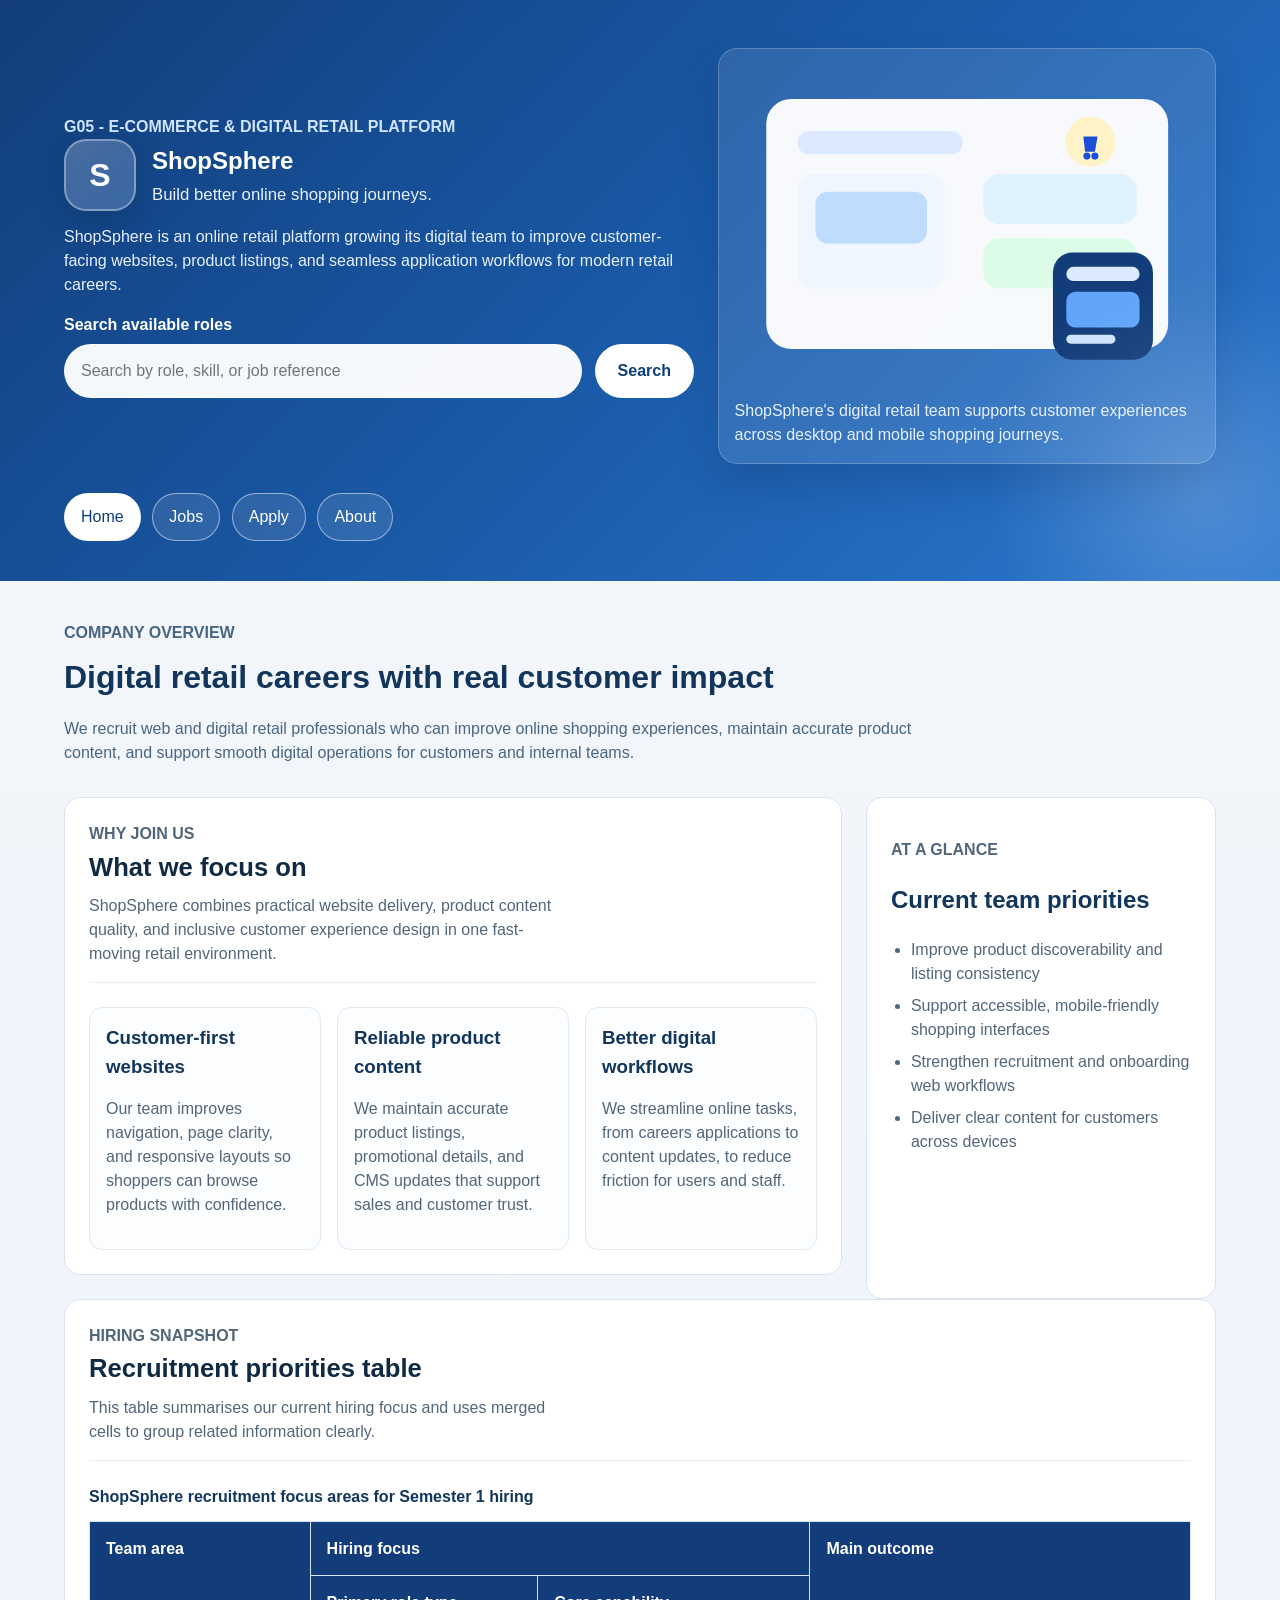
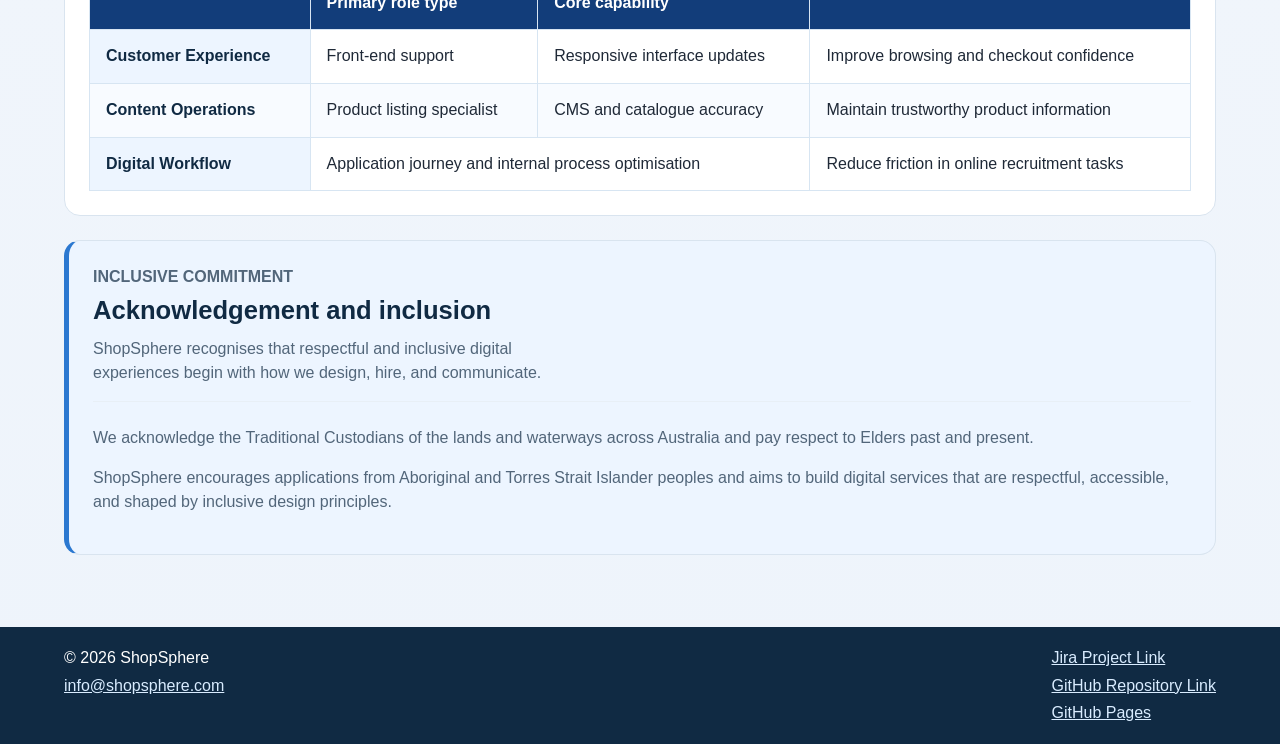
<file: index.html>
<!DOCTYPE html>
<html lang="en">
<head>
    <meta charset="utf-8">
    <meta name="description" content="Home page for ShopSphere, a G05 e-commerce and digital retail recruitment website.">
    <meta name="keywords" content="home, e-commerce, digital retail, careers, recruitment">
    <meta name="author" content="CodeCrafters">
    <meta name="viewport" content="width=device-width, initial-scale=1.0">
    <title>Home | ShopSphere</title>
    <link rel="stylesheet" href="styles.css">

    <style>
        .home-search {
            margin-top: 1rem;
        }
    </style>
</head>
<body>

<header class="site-header home-header">
    <div class="container">
        <section class="home-hero">
            <div class="hero-copy">
                <p class="eyebrow">G05 - E-Commerce &amp; Digital Retail Platform</p>
                <div class="brand-row">
                    <div class="brand-logo" aria-hidden="true">S</div>
                    <div>
                        <h1>ShopSphere</h1>
                        <p class="hero-slogan">Build better online shopping journeys.</p>
                    </div>
                </div>
                <p class="hero-summary" style="max-width: 54rem;">
                    ShopSphere is an online retail platform growing its digital team to improve customer-facing websites, product listings, and seamless application workflows for modern retail careers.
                </p>

                <form class="home-search" action="jobs.html" method="get" aria-label="Search for jobs">
                    <label class="search-label" for="job-search">Search available roles</label>
                    <div class="search-row">
                        <input type="search" id="job-search" name="search" placeholder="Search by role, skill, or job reference">
                        <button type="submit">Search</button>
                    </div>
                </form>
            </div>

            <figure class="hero-illustration">
                <svg class="hero-graphic" viewBox="0 0 520 360" role="img" aria-labelledby="home-graphic-title home-graphic-desc">
                    <title id="home-graphic-title">Illustration of a digital retail dashboard</title>
                    <desc id="home-graphic-desc">A stylised e-commerce dashboard showing product cards, analytics, and a mobile shopping interface.</desc>
                    <rect x="35" y="38" width="450" height="280" rx="28" fill="#ffffff" opacity="0.96" />
                    <rect x="70" y="74" width="185" height="26" rx="13" fill="#dbeafe" />
                    <rect x="70" y="122" width="165" height="128" rx="18" fill="#eff6ff" />
                    <rect x="90" y="142" width="125" height="58" rx="14" fill="#bfdbfe" />
                    <rect x="278" y="122" width="172" height="56" rx="18" fill="#e0f2fe" />
                    <rect x="278" y="194" width="172" height="56" rx="18" fill="#dcfce7" />
                    <circle cx="398" cy="86" r="28" fill="#fef3c7" />
                    <path d="M390 80h16l-3 17h-11z" fill="#1d4ed8" />
                    <circle cx="394" cy="102" r="4" fill="#1d4ed8" />
                    <circle cx="403" cy="102" r="4" fill="#1d4ed8" />
                    <rect x="356" y="210" width="112" height="120" rx="22" fill="#123d7a" />
                    <rect x="371" y="226" width="82" height="16" rx="8" fill="#dbeafe" />
                    <rect x="371" y="254" width="82" height="40" rx="10" fill="#60a5fa" />
                    <rect x="371" y="302" width="55" height="10" rx="5" fill="#cfe4ff" />
                </svg>
                <figcaption>ShopSphere's digital retail team supports customer experiences across desktop and mobile shopping journeys.</figcaption>
            </figure>
        </section>

        <nav class="site-nav" aria-label="Main navigation">
            <ul>
                <li><a href="index.html" class="current-page" aria-current="page">Home</a></li>
                <li><a href="jobs.html">Jobs</a></li>
                <li><a href="apply.html">Apply</a></li>
                <li><a href="about.html">About</a></li>
            </ul>
        </nav>
    </div>
</header>

<main id="main-content" class="container page-main">
    <section class="page-intro">
        <p class="section-tag">Company Overview</p>
        <h2>Digital retail careers with real customer impact</h2>
        <p>
            We recruit web and digital retail professionals who can improve online shopping experiences, maintain accurate product content, and support smooth digital operations for customers and internal teams.
        </p>
    </section>

    <section class="home-grid">
        <article class="content-card">
            <header class="card-header">
                <div>
                    <p class="card-tag">Why Join Us</p>
                    <h2>What we focus on</h2>
                    <p class="card-summary">
                        ShopSphere combines practical website delivery, product content quality, and inclusive customer experience design in one fast-moving retail environment.
                    </p>
                </div>
            </header>

            <div class="info-grid">
                <section class="info-panel">
                    <h3>Customer-first websites</h3>
                    <p>
                        Our team improves navigation, page clarity, and responsive layouts so shoppers can browse products with confidence.
                    </p>
                </section>

                <section class="info-panel">
                    <h3>Reliable product content</h3>
                    <p>
                        We maintain accurate product listings, promotional details, and CMS updates that support sales and customer trust.
                    </p>
                </section>

                <section class="info-panel">
                    <h3>Better digital workflows</h3>
                    <p>
                        We streamline online tasks, from careers applications to content updates, to reduce friction for users and staff.
                    </p>
                </section>
            </div>
        </article>

        <aside class="sidebar-card home-highlight">
            <p class="section-tag">At A Glance</p>
            <h2>Current team priorities</h2>
            <ul>
                <li>Improve product discoverability and listing consistency</li>
                <li>Support accessible, mobile-friendly shopping interfaces</li>
                <li>Strengthen recruitment and onboarding web workflows</li>
                <li>Deliver clear content for customers across devices</li>
            </ul>
        </aside>
    </section>

    <section class="content-card">
        <header class="card-header">
            <div>
                <p class="card-tag">Hiring Snapshot</p>
                <h2>Recruitment priorities table</h2>
                <p class="card-summary">
                    This table summarises our current hiring focus and uses merged cells to group related information clearly.
                </p>
            </div>
        </header>

        <div class="table-wrap">
            <table class="home-table">
                <caption>ShopSphere recruitment focus areas for Semester 1 hiring</caption>
                <thead>
                <tr>
                    <th scope="col" rowspan="2">Team area</th>
                    <th scope="col" colspan="2">Hiring focus</th>
                    <th scope="col" rowspan="2">Main outcome</th>
                </tr>
                <tr>
                    <th scope="col">Primary role type</th>
                    <th scope="col">Core capability</th>
                </tr>
                </thead>
                <tbody>
                <tr>
                    <th scope="row">Customer Experience</th>
                    <td>Front-end support</td>
                    <td>Responsive interface updates</td>
                    <td>Improve browsing and checkout confidence</td>
                </tr>
                <tr>
                    <th scope="row">Content Operations</th>
                    <td>Product listing specialist</td>
                    <td>CMS and catalogue accuracy</td>
                    <td>Maintain trustworthy product information</td>
                </tr>
                <tr>
                    <th scope="row">Digital Workflow</th>
                    <td colspan="2">Application journey and internal process optimisation</td>
                    <td>Reduce friction in online recruitment tasks</td>
                </tr>
                </tbody>
            </table>
        </div>
    </section>

    <section class="content-card acknowledgement-box">
        <header class="card-header">
            <div>
                <p class="card-tag">Inclusive Commitment</p>
                <h2>Acknowledgement and inclusion</h2>
                <p class="card-summary">
                    ShopSphere recognises that respectful and inclusive digital experiences begin with how we design, hire, and communicate.
                </p>
            </div>
        </header>
        <p>
            We acknowledge the Traditional Custodians of the lands and waterways across Australia and pay respect to Elders past and present.
        </p>
        <p>
            ShopSphere encourages applications from Aboriginal and Torres Strait Islander peoples and aims to build digital services that are respectful, accessible, and shaped by inclusive design principles.
        </p>
    </section>
</main>

<footer class="site-footer">
    <div class="container footer-layout">
        <div>
            <p>&copy; 2026 ShopSphere</p>
            <p><a href="mailto:info@shopsphere.com">info@shopsphere.com</a></p>
        </div>
        <div class="footer-links">
            <p><a href="https://2568879251l.atlassian.net/jira/software/projects/SCRUM/boards/1?atlOrigin=eyJpIjoiOWZjY2I1NWI1YzJlNGUzNWI2YWQ5MjZhNTBlOTJiNDIiLCJwIjoiaiJ9">Jira Project Link</a></p>
            <p><a href="https://github.com/105965256/COS10026-Group-Work">GitHub Repository Link</a></p>
            <p><a href="https://105965256.github.io/COS10026-Group-Work/">GitHub Pages</a></p>
        </div>
    </div>
</footer>
</body>
</html>
</file>
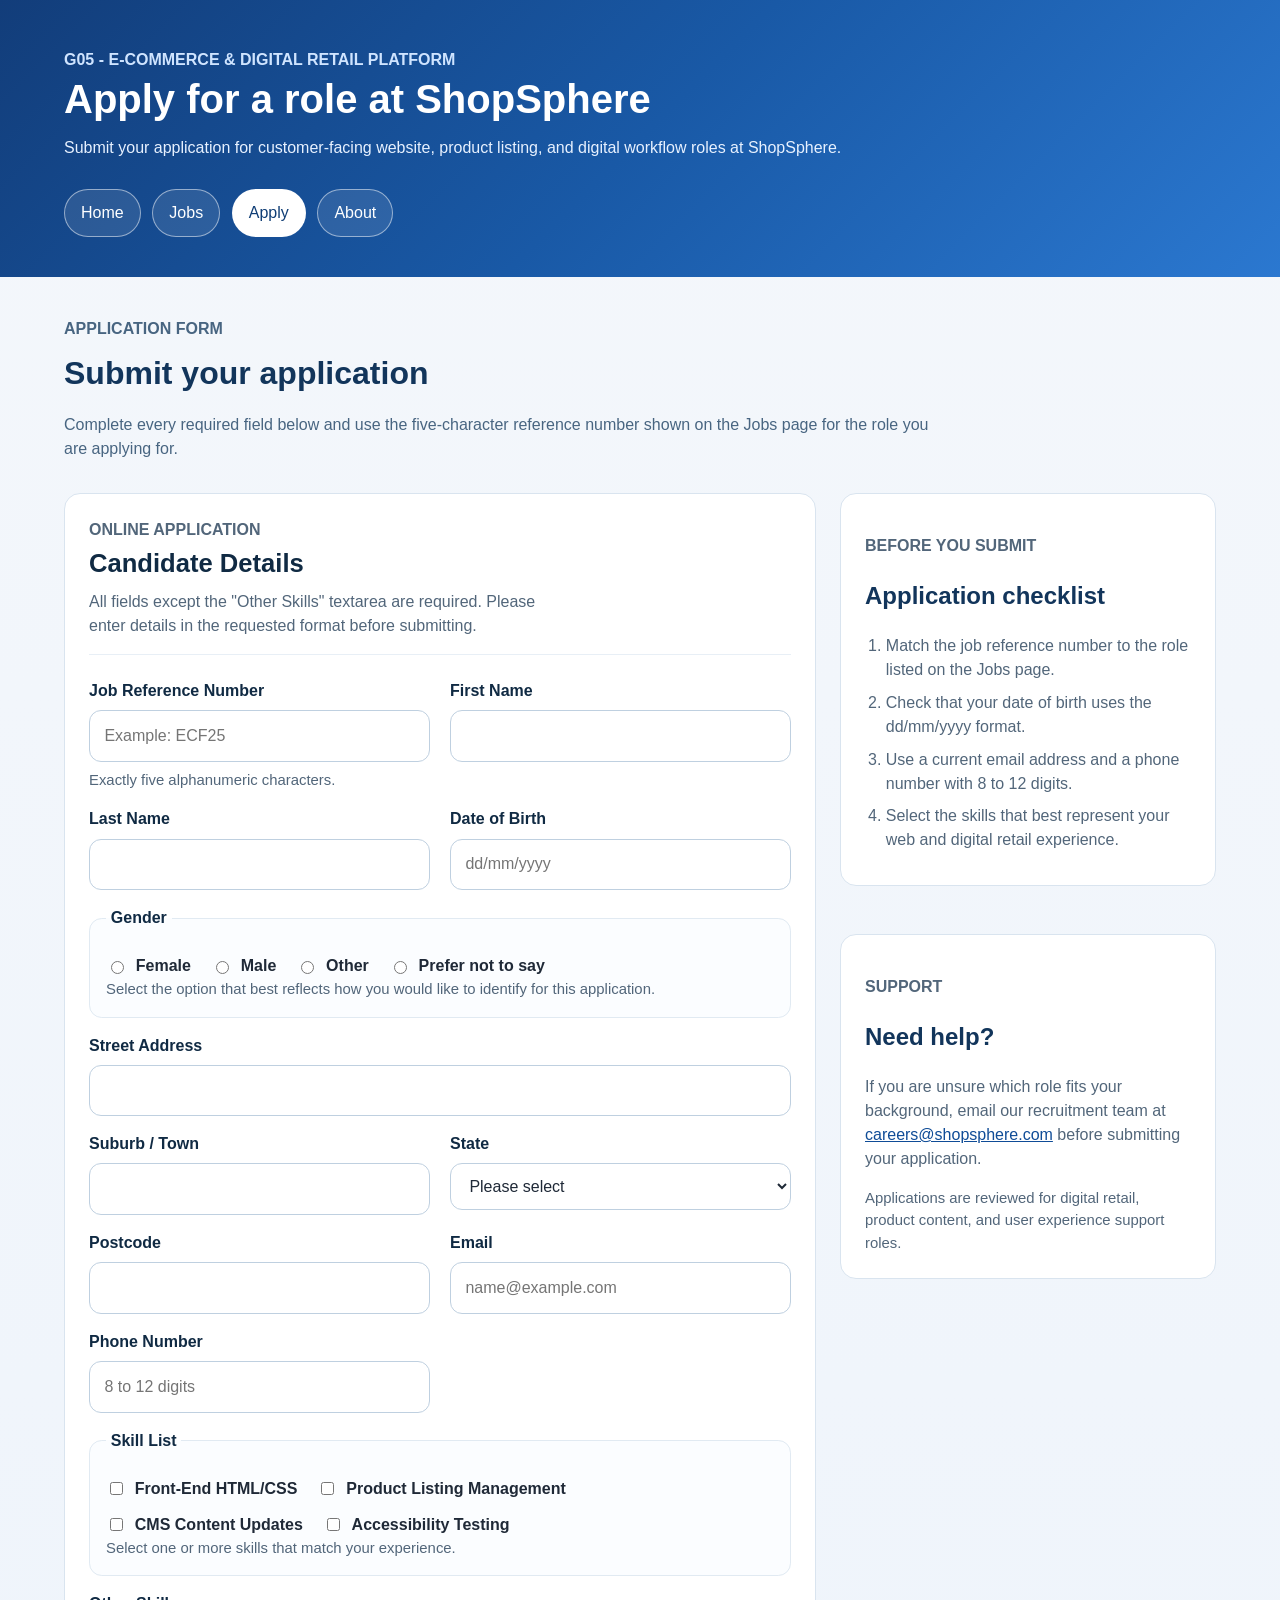
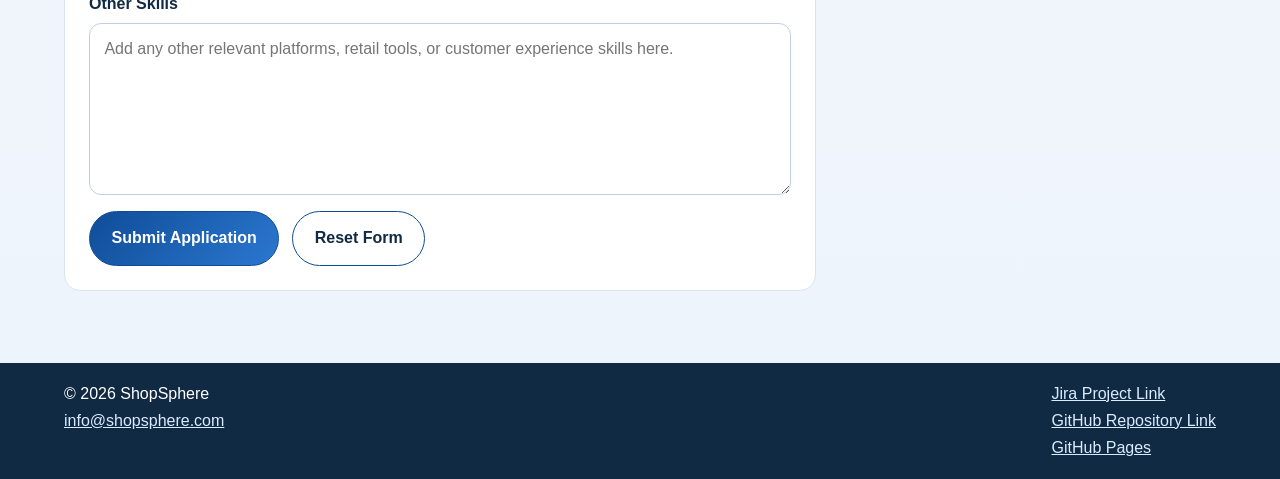
<file: apply.html>
<!DOCTYPE html>
<html lang="en">
<head>
    <meta charset="utf-8">
    <meta name="description" content="Application page for the G05 e-commerce and digital retail recruitment website.">
    <meta name="keywords" content="apply, careers, application form, e-commerce, digital retail">
    <meta name="author" content="G05 Team">
    <meta name="viewport" content="width=device-width, initial-scale=1.0">
    <title>Apply | ShopSphere</title>
    <link rel="stylesheet" href="styles.css">

    <style>
        .button-row {
            align-items: center;
        }
    </style>
</head>
<body>

<header class="site-header">
    <div class="container">
        <div class="hero-text">
            <p class="eyebrow">G05 - E-Commerce &amp; Digital Retail Platform</p>
                <h1>Apply for a role at ShopSphere</h1>
            <p class="hero-summary" style="max-width: 52rem;">
                Submit your application for customer-facing website, product listing, and digital workflow roles at ShopSphere.
            </p>
        </div>

        <nav class="site-nav" aria-label="Main navigation">
            <ul>
                <li><a href="index.html">Home</a></li>
                <li><a href="jobs.html">Jobs</a></li>
                <li><a href="apply.html" class="current-page" aria-current="page">Apply</a></li>
                <li><a href="about.html">About</a></li>
            </ul>
        </nav>
    </div>
</header>

<main id="main-content" class="container page-main">
    <section class="page-intro">
        <p class="section-tag">Application Form</p>
        <h2>Submit your application</h2>
        <p>
            Complete every required field below and use the five-character reference number shown on the Jobs page for the role you are applying for.
        </p>
    </section>

    <div class="apply-layout">
        <section class="content-card form-card">
            <header class="card-header">
                <div>
                    <p class="card-tag">Online Application</p>
                    <h2>Candidate Details</h2>
                    <p class="card-summary">
                        All fields except the "Other Skills" textarea are required. Please enter details in the requested format before submitting.
                    </p>
                </div>
            </header>

            <form class="apply-form" action="https://mercury.swin.edu.au/it000000/formtest.php" method="post">
                <div class="form-grid">
                    <div class="field-group">
                        <label for="job-reference">Job Reference Number</label>
                        <input
                            type="text"
                            id="job-reference"
                            name="job-reference"
                            pattern="[A-Za-z0-9]{5}"
                            maxlength="5"
                            required
                            placeholder="Example: ECF25"
                            title="Enter exactly five letters or numbers."
                            aria-describedby="job-reference-note"
                        >
                        <p id="job-reference-note" class="field-note">Exactly five alphanumeric characters.</p>
                    </div>

                    <div class="field-group">
                        <label for="first-name">First Name</label>
                        <input
                            type="text"
                            id="first-name"
                            name="first-name"
                            pattern="[A-Za-z\s'-]{1,20}"
                            maxlength="20"
                            required
                            autocomplete="given-name"
                            title="Use letters only, up to 20 characters."
                        >
                    </div>

                    <div class="field-group">
                        <label for="last-name">Last Name</label>
                        <input
                            type="text"
                            id="last-name"
                            name="last-name"
                            pattern="[A-Za-z\s'-git]{1,20}"
                            maxlength="20"
                            required
                            autocomplete="family-name"
                            title="Use letters only, up to 20 characters."
                        >
                    </div>

                    <div class="field-group">
                        <label for="date-of-birth">Date of Birth</label>
                        <input
                            type="text"
                            id="date-of-birth"
                            name="date-of-birth"
                            pattern="(0[1-9]|[12][0-9]|3[01])/(0[1-9]|1[0-2])/(19|20)[0-9]{2}"
                            placeholder="dd/mm/yyyy"
                            required
                            inputmode="numeric"
                            title="Use the format dd/mm/yyyy."
                        >
                    </div>

                    <fieldset class="choice-group full-width">
                        <legend>Gender</legend>
                        <div class="inline-options" aria-describedby="gender-note">
                            <label><input type="radio" name="gender" value="female" required> Female</label>
                            <label><input type="radio" name="gender" value="male"> Male</label>
                            <label><input type="radio" name="gender" value="other"> Other</label>
                            <label><input type="radio" name="gender" value="prefer-not-to-say"> Prefer not to say</label>
                            
                        </div>
                        <p id="gender-note" class="field-note">Select the option that best reflects how you would like to identify for this application.</p>
                    </fieldset>

                    <div class="field-group full-width">
                        <label for="street-address">Street Address</label>
                        <input
                            type="text"
                            id="street-address"
                            name="street-address"
                            maxlength="40"
                            required
                            autocomplete="address-line1"
                        >
                    </div>

                    <div class="field-group">
                        <label for="suburb-town">Suburb / Town</label>
                        <input
                            type="text"
                            id="suburb-town"
                            name="suburb-town"
                            maxlength="40"
                            required
                            autocomplete="address-level2"
                        >
                    </div>

                    <div class="field-group">
                        <label for="state">State</label>
                        <select id="state" name="state" required autocomplete="address-level1">
                            <option value="">Please select</option>
                            <option value="VIC">VIC</option>
                            <option value="NSW">NSW</option>
                            <option value="QLD">QLD</option>
                            <option value="NT">NT</option>
                            <option value="WA">WA</option>
                            <option value="SA">SA</option>
                            <option value="TAS">TAS</option>
                            <option value="ACT">ACT</option>
                        </select>
                    </div>

                    <div class="field-group">
                        <label for="postcode">Postcode</label>
                        <input
                            type="text"
                            id="postcode"
                            name="postcode"
                            pattern="[0-9]{4}"
                            maxlength="4"
                            required
                            inputmode="numeric"
                            autocomplete="postal-code"
                            title="Enter exactly four digits."
                        >
                    </div>

                    <div class="field-group">
                        <label for="email">Email</label>
                        <input
                            type="email"
                            id="email"
                            name="email"
                            required
                            autocomplete="email"
                            placeholder="name@example.com"
                        >
                    </div>

                    <div class="field-group">
                        <label for="phone-number">Phone Number</label>
                        <input
                            type="tel"
                            id="phone-number"
                            name="phone-number"
                            pattern="[0-9]{8,12}"
                            required
                            inputmode="numeric"
                            autocomplete="tel"
                            placeholder="8 to 12 digits"
                            title="Enter between 8 and 12 digits with no spaces."
                        >
                    </div>

                    <fieldset class="choice-group full-width">
                        <legend>Skill List</legend>
                        <div class="inline-options" aria-describedby="skills-note">
                            <label><input type="checkbox" name="skills[]" value="front-end-development"> Front-End HTML/CSS</label>
                            <label><input type="checkbox" name="skills[]" value="product-listing-management"> Product Listing Management</label>
                            <label><input type="checkbox" name="skills[]" value="cms-content-updates"> CMS Content Updates</label>
                            <label><input type="checkbox" name="skills[]" value="accessibility-testing"> Accessibility Testing</label>
                        </div>
                        <p id="skills-note" class="field-note">Select one or more skills that match your experience.</p>
                    </fieldset>

                    <div class="field-group full-width">
                        <label for="other-skills">Other Skills</label>
                        <textarea
                            id="other-skills"
                            name="other-skills"
                            rows="6"
                            placeholder="Add any other relevant platforms, retail tools, or customer experience skills here."
                        ></textarea>
                    </div>

                    <div class="full-width button-row">
                        <input type="submit" value="Submit Application">
                        <input type="reset" value="Reset Form">
                    </div>
                </div>
            </form>
        </section>

        <aside class="apply-sidebar" aria-label="Application support information">
            <section class="sidebar-card">
                <p class="section-tag">Before You Submit</p>
                <h2>Application checklist</h2>
                <ol class="application-steps">
                    <li>Match the job reference number to the role listed on the Jobs page.</li>
                    <li>Check that your date of birth uses the <span lang="en">dd/mm/yyyy</span> format.</li>
                    <li>Use a current email address and a phone number with 8 to 12 digits.</li>
                    <li>Select the skills that best represent your web and digital retail experience.</li>
                </ol>
            </section>

            <section class="sidebar-card">
                <p class="section-tag">Support</p>
                <h2>Need help?</h2>
                <p>
                    If you are unsure which role fits your background, email our recruitment team at
                    <a href="mailto:careers@shopsphere.com">careers@shopsphere.com</a>
                    before submitting your application.
                </p>
                <p class="field-note">
                    Applications are reviewed for digital retail, product content, and user experience support roles.
                </p>
            </section>
        </aside>
    </div>
</main>

<footer class="site-footer">
    <div class="container footer-layout">
        <div>
            <p>&copy; 2026 ShopSphere</p>
            <p><a href="mailto:info@shopsphere.com">info@shopsphere.com</a></p>
        </div>
        <div class="footer-links">
            <p><a href="https://2568879251l.atlassian.net/jira/software/projects/SCRUM/boards/1?atlOrigin=eyJpIjoiOWZjY2I1NWI1YzJlNGUzNWI2YWQ5MjZhNTBlOTJiNDIiLCJwIjoiaiJ9">Jira Project Link</a></p>
            <p><a href="https://github.com/105965256/COS10026-Group-Work">GitHub Repository Link</a></p>
            <p><a href="https://105965256.github.io/COS10026-Group-Work/">GitHub Pages</a></p>
        </div>
    </div>
</footer>
</body>
</html>
</file>
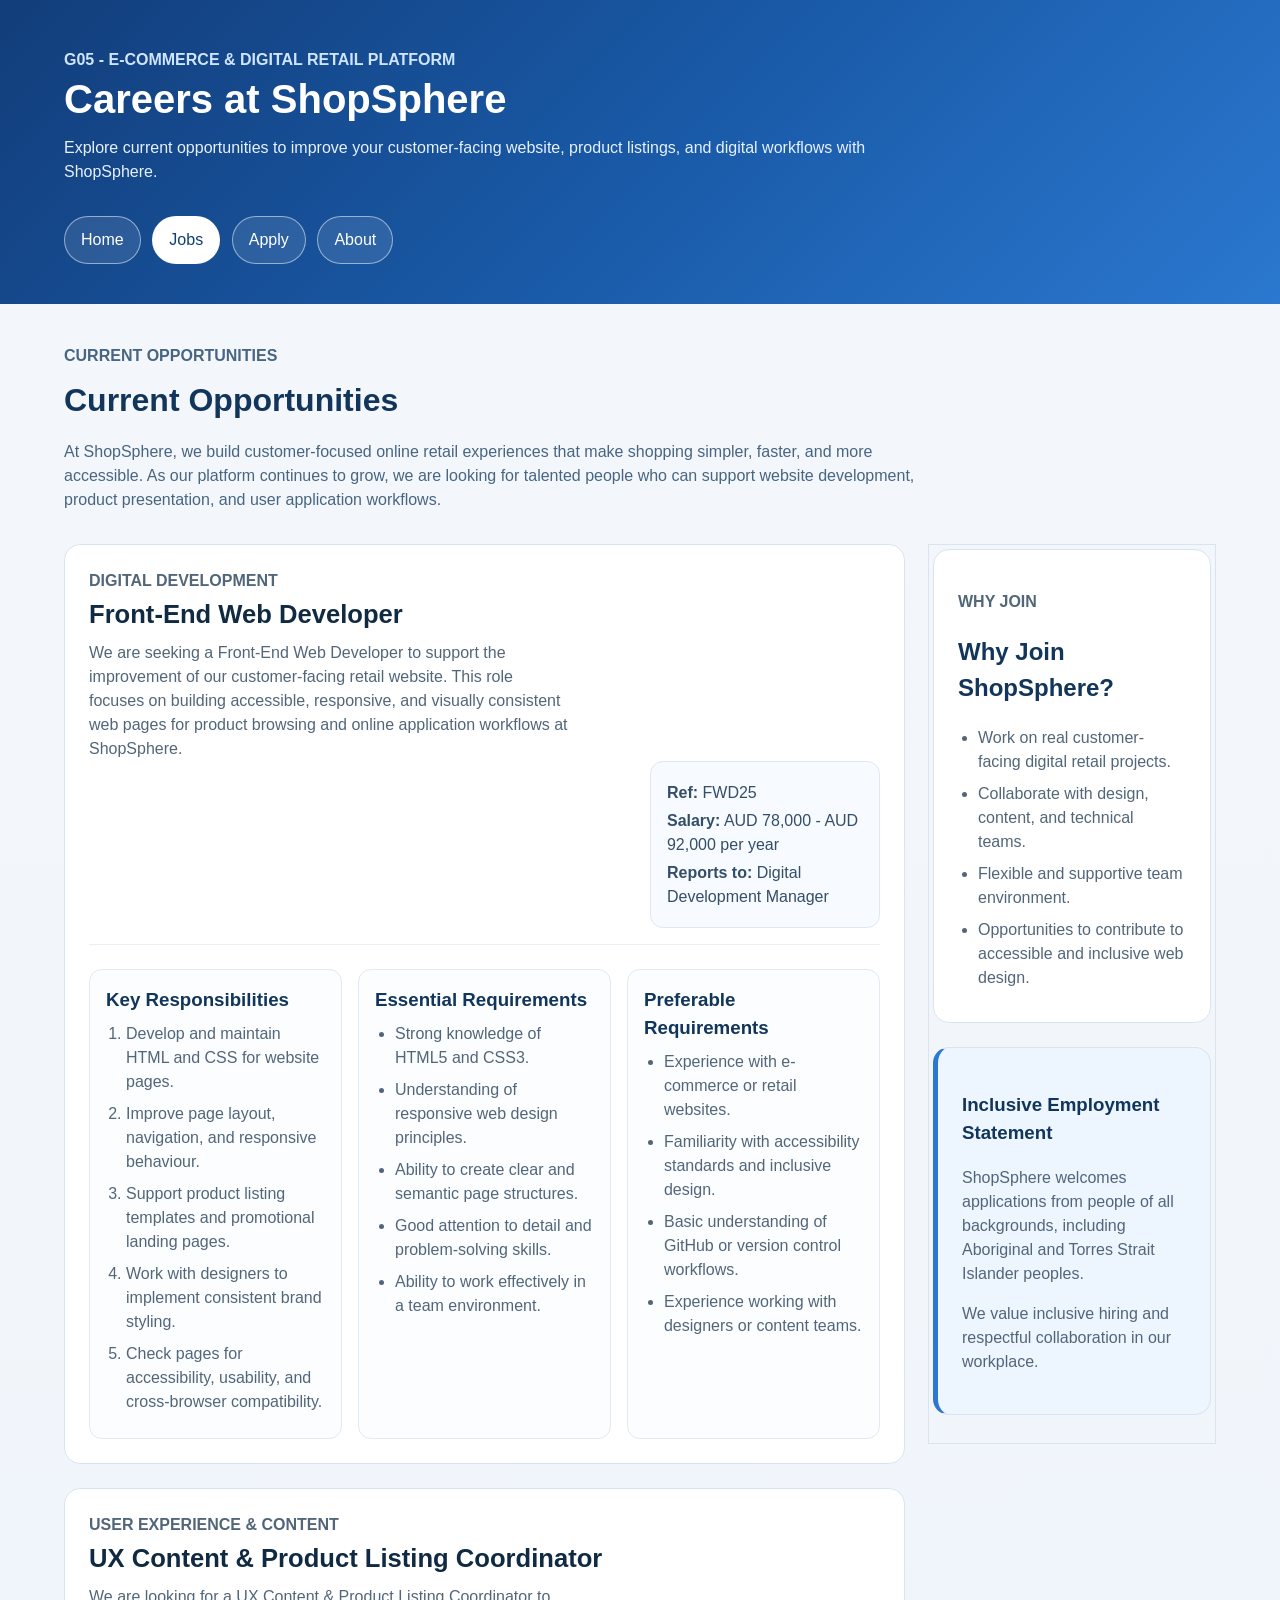
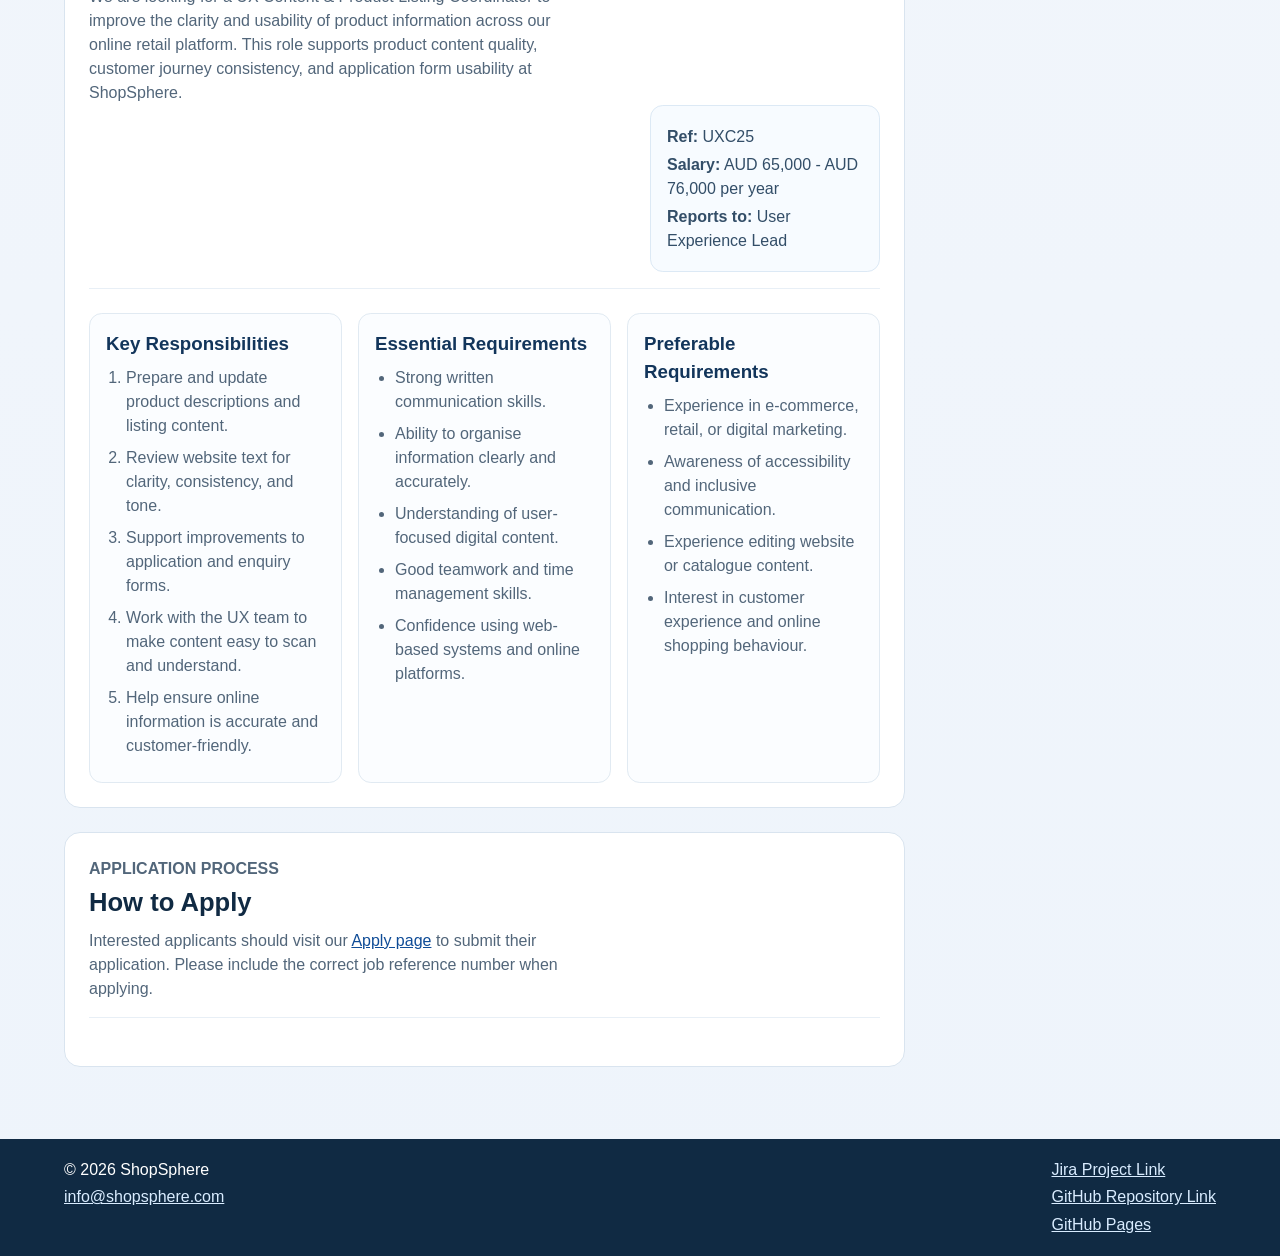
<file: jobs.html>
<!DOCTYPE html>
<html lang="en">
<head>
    <meta charset="utf-8">
    <meta name="description" content="Jobs page for ShopSphere, a G05 e-commerce and digital retail recruitment website.">
    <meta name="keywords" content="jobs, ShopSphere, careers, e-commerce, digital retail">
    <meta name="author" content="CodeCrafters">
    <title>Jobs | ShopSphere</title>
    <link rel="stylesheet" href="styles.css">

    <style>
        .page-sidebar {
            float: right;
            width: 25%;
            margin-left: 2%;
            padding: 0.25rem;
            border: 1px solid #d9e4ef;
        }

        .hero-summary {
            min-height: 3.2em;
        }
    </style>
</head>
<body>

<header class="site-header">
    <div class="container">
        <div class="hero-text">
            <p class="eyebrow">G05 - E-Commerce &amp; Digital Retail Platform</p>
            <h1>Careers at ShopSphere</h1>
            <p class="hero-summary" style="max-width: 52rem;">
                Explore current opportunities to improve your customer-facing website, product listings, and digital workflows with ShopSphere.
            </p>
        </div>

        <nav class="site-nav" aria-label="Main navigation">
            <ul>
                <li><a href="index.html">Home</a></li>
                <li><a href="jobs.html" class="current-page" aria-current="page">Jobs</a></li>
                <li><a href="apply.html">Apply</a></li>
                <li><a href="about.html">About</a></li>
            </ul>
        </nav>
    </div>
</header>

<main id="main-content" class="container page-main">
    <section class="page-intro">
        <p class="section-tag">Current Opportunities</p>
        <h2>Current Opportunities</h2>
        <p>
            At ShopSphere, we build customer-focused online retail experiences that make shopping simpler, faster, and more accessible. As our platform continues to grow, we are looking for talented people who can support website development, product presentation, and user application workflows.
        </p>
    </section>

    <div class="page-with-sidebar">
        <section class="page-content" aria-label="Job listings">
            <article class="content-card">
                <header class="card-header">
                    <div>
                        <p class="card-tag">Digital Development</p>
                        <h2>Front-End Web Developer</h2>
                        <p class="card-summary">
                            We are seeking a Front-End Web Developer to support the improvement of our customer-facing retail website. This role focuses on building accessible, responsive, and visually consistent web pages for product browsing and online application workflows at ShopSphere.
                        </p>
                    </div>

                    <div class="job-meta-box">
                        <p><strong>Ref:</strong> FWD25</p>
                        <p><strong>Salary:</strong> AUD 78,000 - AUD 92,000 per year</p>
                        <p><strong>Reports to:</strong> Digital Development Manager</p>
                    </div>
                </header>

                <div class="info-grid">
                    <section class="info-panel">
                        <h3>Key Responsibilities</h3>
                        <ol>
                            <li>Develop and maintain HTML and CSS for website pages.</li>
                            <li>Improve page layout, navigation, and responsive behaviour.</li>
                            <li>Support product listing templates and promotional landing pages.</li>
                            <li>Work with designers to implement consistent brand styling.</li>
                            <li>Check pages for accessibility, usability, and cross-browser compatibility.</li>
                        </ol>
                    </section>

                    <section class="info-panel">
                        <h3>Essential Requirements</h3>
                        <ul>
                            <li>Strong knowledge of HTML5 and CSS3.</li>
                            <li>Understanding of responsive web design principles.</li>
                            <li>Ability to create clear and semantic page structures.</li>
                            <li>Good attention to detail and problem-solving skills.</li>
                            <li>Ability to work effectively in a team environment.</li>
                        </ul>
                    </section>

                    <section class="info-panel">
                        <h3>Preferable Requirements</h3>
                        <ul>
                            <li>Experience with e-commerce or retail websites.</li>
                            <li>Familiarity with accessibility standards and inclusive design.</li>
                            <li>Basic understanding of GitHub or version control workflows.</li>
                            <li>Experience working with designers or content teams.</li>
                        </ul>
                    </section>
                </div>
            </article>

            <article class="content-card">
                <header class="card-header">
                    <div>
                        <p class="card-tag">User Experience &amp; Content</p>
                        <h2>UX Content &amp; Product Listing Coordinator</h2>
                        <p class="card-summary">
                            We are looking for a UX Content &amp; Product Listing Coordinator to improve the clarity and usability of product information across our online retail platform. This role supports product content quality, customer journey consistency, and application form usability at ShopSphere.
                        </p>
                    </div>

                    <div class="job-meta-box">
                        <p><strong>Ref:</strong> UXC25</p>
                        <p><strong>Salary:</strong> AUD 65,000 - AUD 76,000 per year</p>
                        <p><strong>Reports to:</strong> User Experience Lead</p>
                    </div>
                </header>

                <div class="info-grid">
                    <section class="info-panel">
                        <h3>Key Responsibilities</h3>
                        <ol>
                            <li>Prepare and update product descriptions and listing content.</li>
                            <li>Review website text for clarity, consistency, and tone.</li>
                            <li>Support improvements to application and enquiry forms.</li>
                            <li>Work with the UX team to make content easy to scan and understand.</li>
                            <li>Help ensure online information is accurate and customer-friendly.</li>
                        </ol>
                    </section>

                    <section class="info-panel">
                        <h3>Essential Requirements</h3>
                        <ul>
                            <li>Strong written communication skills.</li>
                            <li>Ability to organise information clearly and accurately.</li>
                            <li>Understanding of user-focused digital content.</li>
                            <li>Good teamwork and time management skills.</li>
                            <li>Confidence using web-based systems and online platforms.</li>
                        </ul>
                    </section>

                    <section class="info-panel">
                        <h3>Preferable Requirements</h3>
                        <ul>
                            <li>Experience in e-commerce, retail, or digital marketing.</li>
                            <li>Awareness of accessibility and inclusive communication.</li>
                            <li>Experience editing website or catalogue content.</li>
                            <li>Interest in customer experience and online shopping behaviour.</li>
                        </ul>
                    </section>
                </div>
            </article>

            <section class="content-card" aria-labelledby="how-to-apply">
                <header class="card-header">
                    <div>
                        <p class="card-tag">Application Process</p>
                        <h2 id="how-to-apply">How to Apply</h2>
                        <p class="card-summary">
                            Interested applicants should visit our <a href="apply.html">Apply page</a> to submit their application. Please include the correct job reference number when applying.
                        </p>
                    </div>
                </header>
            </section>
        </section>

        <aside class="page-sidebar">
            <div class="sidebar-card">
                <p class="section-tag">Why Join</p>
                <h2>Why Join ShopSphere?</h2>
                <ul>
                    <li>Work on real customer-facing digital retail projects.</li>
                    <li>Collaborate with design, content, and technical teams.</li>
                    <li>Flexible and supportive team environment.</li>
                    <li>Opportunities to contribute to accessible and inclusive web design.</li>
                </ul>
            </div>

            <div class="sidebar-card acknowledgement-box">
                <h3>Inclusive Employment Statement</h3>
                <p>
                    ShopSphere welcomes applications from people of all backgrounds, including Aboriginal and Torres Strait Islander peoples.
                </p>
                <p>
                    We value inclusive hiring and respectful collaboration in our workplace.
                </p>
            </div>
        </aside>
    </div>
</main>

<footer class="site-footer">
    <div class="container footer-layout">
        <div>
            <p>&copy; 2026 ShopSphere</p>
            <p><a href="mailto:info@shopsphere.com">info@shopsphere.com</a></p>
        </div>
        <div class="footer-links">
            <p><a href="https://2568879251l.atlassian.net/jira/software/projects/SCRUM/boards/1?atlOrigin=eyJpIjoiOWZjY2I1NWI1YzJlNGUzNWI2YWQ5MjZhNTBlOTJiNDIiLCJwIjoiaiJ9">Jira Project Link</a></p>
            <p><a href="https://github.com/105965256/COS10026-Group-Work">GitHub Repository Link</a></p>
            <p><a href="https://105965256.github.io/COS10026-Group-Work/">GitHub Pages</a></p>
        </div>
    </div>
</footer>
</body>
</html>
</file>
<file: styles.css>
/*Character control*/
:root {
    --color-text: #1f2937;
    --color-text-muted: #52667a;
    --color-text-soft: #486581;
    --color-heading: #12355b;
    --color-heading-strong: #102a43;
    --color-primary: #0f4c97;
    --color-primary-dark: #0a376d;
    --color-primary-accent: #2b78d0;
    --color-surface: #ffffff;
    --color-surface-soft: #fbfdff;
    --color-surface-accent: #f7fbff;
    --color-surface-highlight: #edf5ff;
    --color-border: #d9e4ef;
    --color-border-soft: #e1eaf2;
    --color-header-start: #123d7a;
    --color-header-mid: #1959a6;
    --color-header-end: #2b78d0;
    --color-header-text: #ffffff;
    --color-header-text-soft: #e7f1ff;
    --color-header-text-muted: #cfe4ff;
    --radius-pill: 999px;
    --radius-lg: 1rem;
    --radius-md: 0.8rem;
}

/*Basic container limitations*/
* {
    box-sizing: border-box;
}


body {
    margin: 0;
    font-family: Arial, Helvetica, sans-serif;
    line-height: 1.5;
    color: var(--color-text);
    background: linear-gradient(180deg, #f4f7fb 0%, #eef4fb 100%);
}

a {
    color: var(--color-primary);
}

a:hover {
    color: var(--color-primary-dark);
}

/* General Layout*/
.container {
    width: 90%;
    max-width: 1180px;
    margin: 0 auto;
}

.page-main {
    padding: 2.5rem 0 3rem;
}

.page-intro {
    max-width: 55rem;
    margin-bottom: 2rem;
}

.page-intro h2 {
    margin: 0.5rem 0 1rem;
    font-size: 2rem;
    color: var(--color-heading-strong);
}

.page-intro p {
    margin: 0;
    color: var(--color-text-soft);
}

.page-with-sidebar {
    overflow: hidden;
}

.page-content {
    float: left;
    width: 73%;
}

.page-sidebar {
    float: right;
    width: 25%;
    margin-left: 2%;
    padding: 0.25rem;
    border: 1px solid #d9e4ef;
}

.section-tag,
.eyebrow,
.card-tag {
    font-size: 1em;
    font-weight: bold;
    text-transform: uppercase;
}

/*Top of page*/
.site-header {
    padding: 3rem 0 1.5rem;
    color: var(--color-header-text);
    background:
        linear-gradient(135deg, var(--color-header-start) 0%, var(--color-header-mid) 50%, var(--color-header-end) 100%);
}

.hero-text h1 {
    margin: 0.2rem 0 0.8rem;
    font-size: 2.5rem;
    line-height: 1.2;
}

.hero-summary {
    margin: 0;
    color: var(--color-header-text-soft);
}

.eyebrow {
    margin: 0;
    color: var(--color-header-text-muted);
}

/*Navigation bar*/
.site-nav {
    margin-top: 1.5rem;
}

.site-nav ul {
    margin: 0;
    padding: 0;
    list-style: none;
}

.site-nav li {
    display: inline-block;
    margin: 0.3rem 0.45rem 1rem 0;
}

.site-nav a {
    display: inline-block;
    padding: 0.7rem 1rem;
    border: 1px solid rgba(255, 255, 255, 0.5);
    border-radius: var(--radius-pill);
    background: rgba(255, 255, 255, 0.1);
    color: var(--color-header-text);
    text-decoration: none;
}

.site-nav a.current-page,
.site-nav a[aria-current="page"] {
    background-color: var(--color-surface);
    color: #0f3d75;
}

.site-nav a:hover{
    background: rgba(255, 255, 255, 0.2);
}

/* Shared card containers */
.content-card,
.sidebar-card {
    border: 1px solid var(--color-border);
    border-radius: var(--radius-lg);
    background: var(--color-surface);
}

.content-card,
.sidebar-card {
    margin-bottom: 1.5rem;
    padding: 1.5rem;
}

.content-card h2,
.content-card h3,
.sidebar-card h2,
.sidebar-card h3,
.info-panel h3,
.page-intro h2 {
    color: var(--color-heading);
}

.content-card p,
.content-card li,
.sidebar-card p,
.sidebar-card li,
.card-summary {
    color: var(--color-text-muted);
}

.card-header {
    overflow: hidden;
    margin-bottom: 1.5rem;
    padding-bottom: 1rem;
    border-bottom: 1px solid #e8eff6;
}

.card-header h2 {
    margin: 0.1rem 0 0.5rem;
    font-size: 1.6rem;
    color: var(--color-heading-strong);
}

.card-tag {
    margin: 0;
    color: var(--color-primary);
}

.card-summary {
    margin: 0;
    max-width: 30rem;
}

/* Shared information panels */
.info-grid {
    display: grid;
    grid-template-columns: repeat(3, minmax(0, 1fr));
    gap: 1rem;
}

.info-panel,
.job-meta-box {
    border-radius: var(--radius-md);
}

.info-panel {
    padding: 1rem;
    border: 1px solid var(--color-border-soft);
    background: var(--color-surface-soft);
}

.info-panel h3 {
    margin-top: 0;
    margin-bottom: 0.5rem;
}

.info-panel ol,
.info-panel ul,
.sidebar-card ul {
    margin: 0;
    padding-left: 1.25rem;
}

.info-panel li,
.sidebar-card li {
    margin-bottom: 0.5rem;
}

/* Jobs page special sections */
.job-meta-box {
    float: right;
    width: 230px;
    margin-left: 1rem;
    padding: 0.9rem 1rem;
    border: 1px solid #dce9f5;
    background: var(--color-surface-accent);
}

.job-meta-box p {
    margin: 0.25rem 0;
    color: #334e68;
}

.acknowledgement-box {
    border-left: 5px solid var(--color-primary-accent);
    background: var(--color-surface-highlight);
}

/* Home page sections */
.home-header {
    position: relative;
    overflow: hidden;
}

.home-header::after {
    content: "";
    position: absolute;
    inset: auto -10% -120px auto;
    width: 420px;
    height: 420px;
    border-radius: 50%;
    background: radial-gradient(circle, rgba(255, 255, 255, 0.18) 0%, rgba(255, 255, 255, 0.03) 58%, transparent 72%);
    pointer-events: none;
}

.home-hero {
    display: grid;
    grid-template-columns: minmax(0, 1.2fr) minmax(280px, 0.95fr);
    gap: 1.5rem;
    align-items: center;
}

.brand-row {
    display: flex;
    gap: 1rem;
    align-items: center;
    margin-bottom: 0.9rem;
}

.brand-row h1 {
    margin: 0;
}

.brand-logo {
    display: flex;
    align-items: center;
    justify-content: center;
    width: 72px;
    height: 72px;
    border: 2px solid rgba(255, 255, 255, 0.35);
    border-radius: 22px;
    color: #ffffff;
    background: linear-gradient(135deg, rgba(255, 255, 255, 0.22) 0%, rgba(191, 219, 254, 0.22) 100%);
    box-shadow: 0 14px 30px rgba(8, 38, 77, 0.24);
    font-size: 2rem;
    font-weight: bold;
}

.hero-slogan {
    margin: 0.2rem 0 0;
    color: var(--color-header-text-soft);
    font-size: 1.05rem;
}

.search-label {
    display: block;
    margin-bottom: 0.45rem;
    color: #ffffff;
    font-weight: bold;
}

.search-row {
    display: flex;
    gap: 0.8rem;
    flex-wrap: wrap;
}

.search-row input[type="search"] {
    flex: 1 1 280px;
    min-width: 0;
    padding: 0.85rem 1rem;
    border: 1px solid rgba(255, 255, 255, 0.38);
    border-radius: var(--radius-pill);
    font: inherit;
    color: var(--color-text);
    background: rgba(255, 255, 255, 0.96);
}

.search-row button {
    padding: 0.85rem 1.35rem;
    border: 1px solid rgba(255, 255, 255, 0.42);
    border-radius: var(--radius-pill);
    font: inherit;
    font-weight: bold;
    color: #0f3d75;
    background: #ffffff;
    cursor: pointer;
}

.search-row button:hover,
.search-row button:focus {
    background: #eaf3ff;
}

.hero-illustration {
    margin: 0;
    padding: 1rem;
    border: 1px solid rgba(255, 255, 255, 0.2);
    border-radius: 1.2rem;
    background: rgba(255, 255, 255, 0.1);
    box-shadow: 0 22px 40px rgba(9, 35, 70, 0.18);
}

.hero-graphic {
    display: block;
    width: 100%;
    height: auto;
}

.hero-illustration figcaption {
    margin-top: 0.8rem;
    color: var(--color-header-text-soft);
}

.home-grid {
    display: grid;
    grid-template-columns: minmax(0, 2fr) minmax(260px, 0.9fr);
    gap: 1.5rem;
    align-items: start;
}

.home-highlight {
    height: 100%;
}

.home-table {
    width: 100%;
    border-collapse: collapse;
    border: 1px solid #cbdcf0;
    background: #ffffff;
}

.home-table caption {
    margin-bottom: 0.8rem;
    font-weight: bold;
    color: var(--color-heading);
    text-align: left;
}

.home-table th,
.home-table td {
    padding: 0.9rem 1rem;
    border: 1px solid #d7e5f2;
    text-align: left;
    vertical-align: top;
}

.home-table thead th {
    color: #ffffff;
    background: #123d7a;
}

.home-table tbody th {
    color: var(--color-heading-strong);
    background: #edf5ff;
}

.home-table tbody tr:nth-child(even) td,
.home-table tbody tr:nth-child(even) th {
    background: #f8fbff;
}

.apply-layout {
    display: grid;
    grid-template-columns: minmax(0, 2fr) minmax(280px, 1fr);
    gap: 1.5rem;
    align-items: start;
}

/* AI declaration: AI assistance was used when refining the Apply page CSS to keep its layout, spacing, and visual style consistent with the rest of the website. */

/* Apply page form layout */
.form-card {
    min-width: 0;
}

.apply-form,
.field-group {
    display: flex;
    flex-direction: column;
}

.apply-form {
    gap: 1rem;
}

.form-grid {
    display: grid;
    grid-template-columns: repeat(2, minmax(0, 1fr));
    gap: 1rem 1.25rem;
}

.field-group,
.choice-group {
    margin: 0;
}

.field-group {
    gap: 0.45rem;
}

.full-width {
    grid-column: 1 / -1;
}

.apply-form label,
.apply-form legend {
    font-weight: bold;
    color: var(--color-heading-strong);
}

.choice-group {
    padding: 1rem;
    border: 1px solid var(--color-border-soft);
    border-radius: var(--radius-md);
    background: var(--color-surface-soft);
}

.choice-group legend {
    padding: 0 0.3rem;
}

.apply-form input[type="text"],
.apply-form input[type="email"],
.apply-form input[type="tel"],
.apply-form select,
.apply-form textarea {
    width: 100%;
    padding: 0.8rem 0.9rem;
    border: 1px solid #bfd0e0;
    border-radius: 0.75rem;
    font: inherit;
    color: var(--color-text);
    background: var(--color-surface);
}

.apply-form input[type="text"]:focus,
.apply-form input[type="email"]:focus,
.apply-form input[type="tel"]:focus,
.apply-form select:focus,
.apply-form textarea:focus {
    border-color: var(--color-primary-accent);
    outline: 3px solid rgba(255, 191, 71, 0.45);
    outline-offset: 1px;
}

.apply-form textarea {
    resize: vertical;
    min-height: 8rem;
}

.field-note {
    margin: 0;
    font-size: 0.93rem;
    color: var(--color-text-soft);
}

.inline-options {
    display: flex;
    flex-wrap: wrap;
    gap: 0.75rem 1.25rem;
    margin-top: 0.5rem;
}

.inline-options label {
    display: flex;
    align-items: center;
    gap: 0.55rem;
    color: var(--color-text);
}

.inline-options input {
    accent-color: var(--color-primary);
}

.button-row {
    display: flex;
    flex-wrap: wrap;
    gap: 0.8rem;
}

.button-row input[type="submit"],
.button-row input[type="reset"] {
    padding: 0.9rem 1.35rem;
    border: 1px solid var(--color-primary);
    border-radius: var(--radius-pill);
    font: inherit;
    font-weight: bold;
    cursor: pointer;
}

.button-row input[type="submit"] {
    color: var(--color-header-text);
    background: linear-gradient(135deg, var(--color-primary) 0%, var(--color-primary-accent) 100%);
}

.button-row input[type="reset"] {
    color: var(--color-heading-strong);
    background: var(--color-surface);
}

.button-row input[type="submit"]:hover,
.button-row input[type="submit"]:focus {
    background: linear-gradient(135deg, var(--color-primary-dark) 0%, var(--color-primary) 100%);
}

.button-row input[type="reset"]:hover,
.button-row input[type="reset"]:focus {
    background: var(--color-surface-highlight);
}

.apply-sidebar {
    display: grid;
    gap: 1.5rem;
}

.application-steps {
    margin: 0;
    padding-left: 1.3rem;
}

.application-steps li {
    margin-bottom: 0.55rem;
    color: var(--color-text-muted);
}

/* About page sections */
.about-overview {
    display: grid;
    grid-template-columns: minmax(0, 1.25fr) minmax(260px, 0.95fr);
    gap: 1.5rem;
    align-items: start;
}

.nested-details,
.nested-details ul {
    margin: 0;
    padding-left: 1.25rem;
}

.nested-details > li {
    margin-bottom: 0.9rem;
    color: var(--color-text-muted);
}

.about-photo {
    margin: 0;
    padding: 1rem;
    border: 2px solid #7aa6d9;
    border-radius: var(--radius-lg);
    background: linear-gradient(180deg, #f8fbff 0%, #eef5ff 100%);
}

.photo-placeholder {
    display: flex;
    align-items: center;
    justify-content: center;
    min-height: 260px;
    border: 2px dashed #5b8cc5;
    border-radius: 0.9rem;
    color: var(--color-heading);
    background:
        linear-gradient(135deg, rgba(43, 120, 208, 0.08) 0%, rgba(15, 76, 151, 0.14) 100%);
    font-weight: bold;
    text-align: center;
}

.group-photo {
    display: block;
    width: 100%;
    height: auto;
    border-radius: 0.9rem;
}

.about-photo figcaption {
    margin-top: 0.9rem;
    color: var(--color-text-soft);
}

.member-contributions {
    margin: 0;
}

.member-contributions dt {
    margin-top: 1rem;
    font-size: 1.08rem;
    font-weight: bold;
    color: var(--color-heading-strong);
}

.member-contributions dt:first-child {
    margin-top: 0;
}

.member-contributions dd {
    margin: 0.45rem 0 0.85rem 0;
    padding-left: 1rem;
    border-left: 3px solid #d8e6f4;
    color: var(--color-text-muted);
}

.student-id {
    display: inline-block;
    margin-left: 0.45rem;
    padding: 0.18rem 0.6rem;
    border-radius: var(--radius-pill);
    color: #ffffff;
    background: #2b78d0;
    font-size: 0.88rem;
}

.table-wrap {
    overflow-x: auto;
}

.fun-facts-table {
    width: 100%;
    border-collapse: collapse;
    border: 1px solid #bdd0e5;
    background: #ffffff;
}

.fun-facts-table caption {
    margin-bottom: 0.8rem;
    font-weight: bold;
    color: var(--color-heading);
    text-align: left;
}

.fun-facts-table th,
.fun-facts-table td {
    padding: 0.9rem 1rem;
    border: 1px solid #d5e1ee;
    text-align: left;
    vertical-align: top;
}

.fun-facts-table thead th {
    color: #ffffff;
    background: #123d7a;
}

.fun-facts-table tbody th {
    color: var(--color-heading-strong);
    background: #edf5ff;
}

.fun-facts-table tbody tr:nth-child(even) td,
.fun-facts-table tbody tr:nth-child(even) th {
    background: #f8fbff;
}

.fun-facts-table tbody tr:hover td,
.fun-facts-table tbody tr:hover th {
    background: #e1efff;
}

.footer-layout {
    display: flex;
    flex-wrap: wrap;
    justify-content: space-between;
    gap: 1rem;
}

/* Footer layout */
.site-footer {
    padding: 1rem 0;
    background: var(--color-heading-strong);
    color: var(--color-header-text);
}

.footer-links p,
.site-footer p {
    margin: 0.2rem 0;
}

.site-footer a {
    color: #d9ecff;
}

/* Responsive adjustments */
@media screen and (max-width: 980px) {
    .page-content,
    .page-sidebar,
    .job-meta-box {
        float: none;
        width: 100%;
    }

    .home-hero,
    .home-grid,
    .apply-layout {
        grid-template-columns: 1fr;
    }

    .about-overview {
        grid-template-columns: 1fr;
    }

    .job-meta-box {
        margin: 1rem 0 0;
    }

    .info-grid {
        grid-template-columns: 1fr;
    }
}

@media screen and (max-width: 680px) {
    .hero-text h1 {
        font-size: 1.9rem;
    }

    .brand-row {
        align-items: flex-start;
    }

    .search-row input[type="search"],
    .search-row button {
        width: 100%;
    }

    .site-nav li {
        display: block;
        margin-right: 0;
    }

    .site-nav a {
        width: 100%;
        text-align: center;
    }

    .container {
        width: 94%;
    }

    .form-grid {
        grid-template-columns: 1fr;
    }

    .button-row input[type="submit"],
    .button-row input[type="reset"] {
        width: 100%;
    }

    .inline-options {
        flex-direction: column;
        align-items: flex-start;
    }

    .content-card,
    .sidebar-card {
        padding: 1rem;
    }

    .page-intro h2 {
        font-size: 1.6rem;
    }


.home-search {
    margin-top: 1rem;
}
}
</file>
